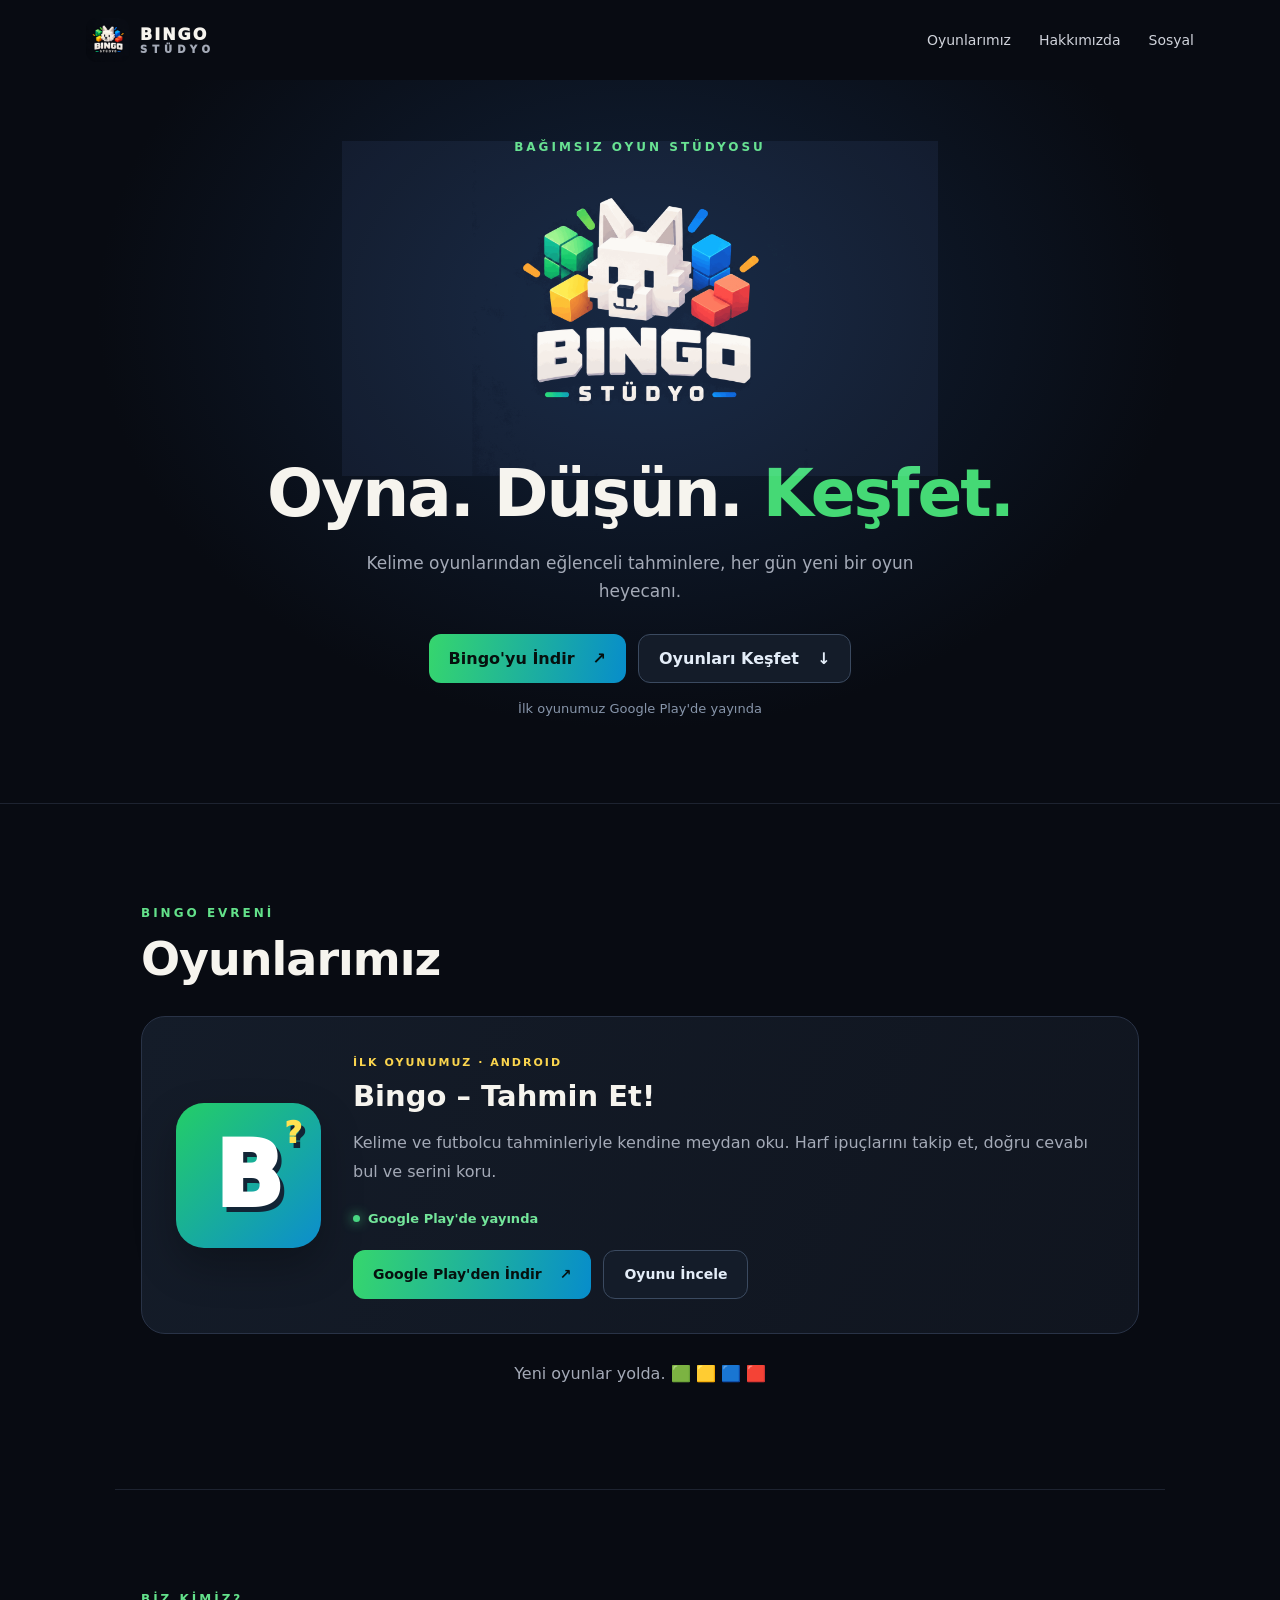
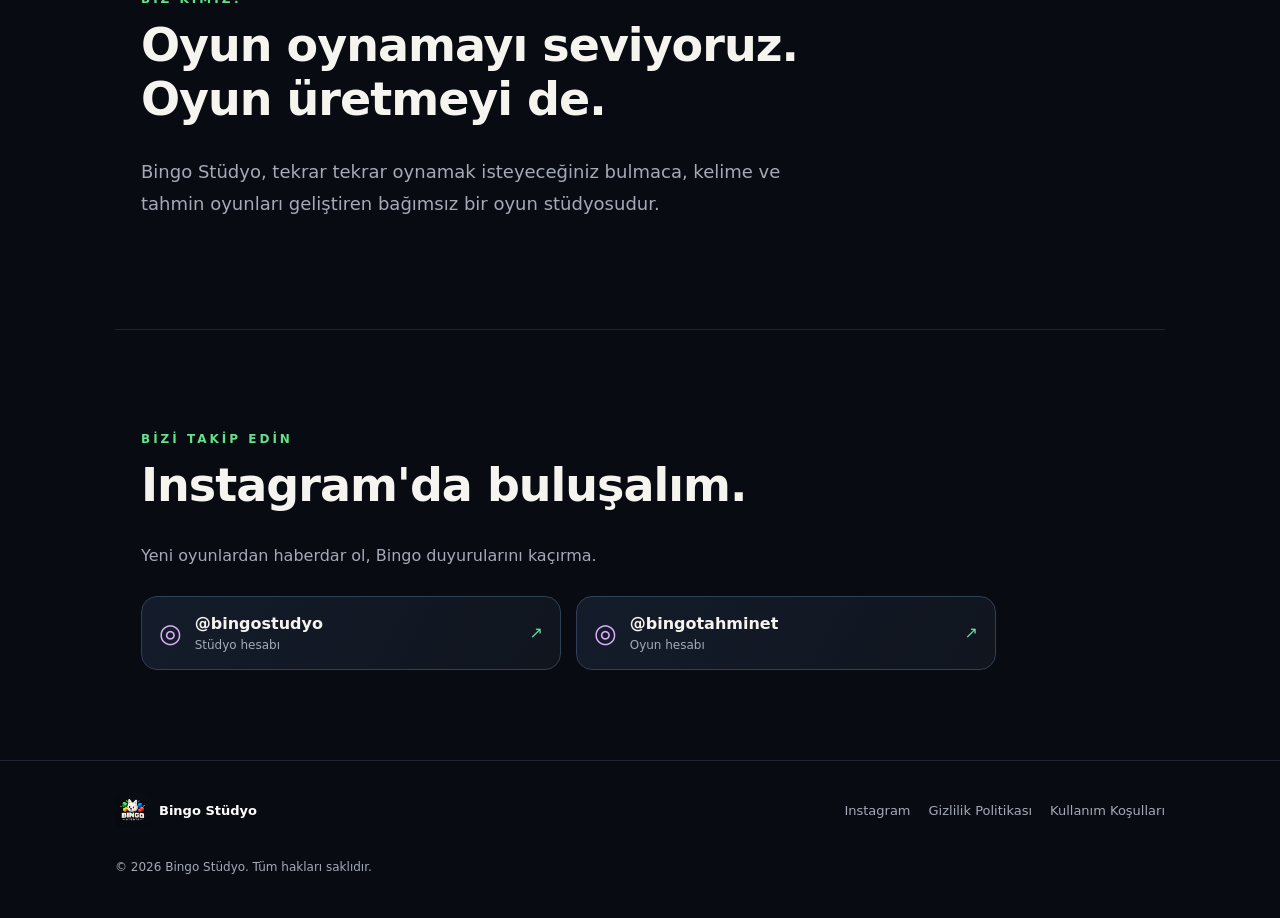
<file: index.html>
<!doctype html><html lang="tr"><head><meta charset="utf-8"><meta name="viewport" content="width=device-width,initial-scale=1"><meta name="theme-color" content="#080b12"><meta name="description" content="Bingo Stüdyo: kelime ve futbolcu tahmin oyunları. Bingo – Tahmin Et! Google Play'de."><meta property="og:title" content="Bingo Stüdyo | Oyna, Düşün, Keşfet"><meta property="og:description" content="Bingo – Tahmin Et! Google Play'de. Kelimeleri ve futbolcuları tahmin et!"><meta property="og:image" content="https://bingostudyo.github.io/banner.png"><title>Bingo Stüdyo | Oyna, Düşün, Keşfet</title><link rel="icon" href="logo.png"><link rel="stylesheet" href="style.css"></head><body><header class="nav"><a class="brand" href="./" aria-label="Bingo Stüdyo ana sayfa"><img src="logo.png" alt="Bingo Stüdyo logosu"><span>BINGO <small>STÜDYO</small></span></a><nav aria-label="Ana menü"><a href="#oyunlar">Oyunlarımız</a><a href="#hakkimizda">Hakkımızda</a><a href="#sosyal">Sosyal</a></nav></header><main><section class="hero"><div class="glow"></div><div class="hero-inner"><p class="eyebrow">BAĞIMSIZ OYUN STÜDYOSU</p><img class="hero-logo" src="banner.png" alt="Bingo Stüdyo, beyaz kurt maskotu ve renkli oyun blokları"><h1>Oyna. Düşün. <em>Keşfet.</em></h1><p class="lead">Kelime oyunlarından eğlenceli tahminlere, her gün yeni bir oyun heyecanı.</p><div class="hero-actions"><a class="cta" href="indir/">Bingo'yu İndir <span aria-hidden="true">↗</span></a><a class="outline" href="#oyunlar">Oyunları Keşfet <span aria-hidden="true">↓</span></a></div><p class="hero-note">İlk oyunumuz Google Play'de yayında</p></div></section><section id="oyunlar" class="section"><p class="eyebrow">BINGO EVRENİ</p><h2>Oyunlarımız</h2><article class="game"><div class="game-icon" aria-hidden="true">B<span>?</span></div><div class="game-copy"><span class="tag">İLK OYUNUMUZ · ANDROID</span><h3>Bingo – Tahmin Et!</h3><p>Kelime ve futbolcu tahminleriyle kendine meydan oku. Harf ipuçlarını takip et, doğru cevabı bul ve serini koru.</p><span class="status"><span class="status-dot"></span> Google Play'de yayında</span><div class="game-actions"><a class="cta" href="indir/">Google Play'den İndir <span aria-hidden="true">↗</span></a><a class="outline small" href="bingo-tahmin-et.html">Oyunu İncele</a></div></div></article><p class="soon">Yeni oyunlar yolda. 🟩 🟨 🟦 🟥</p></section><section id="hakkimizda" class="section about"><p class="eyebrow">BİZ KİMİZ?</p><h2>Oyun oynamayı seviyoruz.<br>Oyun üretmeyi de.</h2><p>Bingo Stüdyo, tekrar tekrar oynamak isteyeceğiniz bulmaca, kelime ve tahmin oyunları geliştiren bağımsız bir oyun stüdyosudur.</p></section><section id="sosyal" class="section social"><p class="eyebrow">BİZİ TAKİP EDİN</p><h2>Instagram'da buluşalım.</h2><p>Yeni oyunlardan haberdar ol, Bingo duyurularını kaçırma.</p><div class="social-links"><a href="https://www.instagram.com/bingostudyo/" target="_blank" rel="noopener noreferrer"><span class="social-icon">◎</span><span><strong>@bingostudyo</strong><small>Stüdyo hesabı</small></span><span aria-hidden="true">↗</span></a><a href="https://www.instagram.com/bingotahminet/" target="_blank" rel="noopener noreferrer"><span class="social-icon">◎</span><span><strong>@bingotahminet</strong><small>Oyun hesabı</small></span><span aria-hidden="true">↗</span></a></div></section></main><footer><div class="footer-brand"><img src="logo.png" alt=""><span>Bingo Stüdyo</span></div><div class="footer-links"><a href="https://www.instagram.com/bingostudyo/" target="_blank" rel="noopener noreferrer">Instagram</a><a href="privacy.html">Gizlilik Politikası</a><a href="terms.html">Kullanım Koşulları</a></div><p>© 2026 Bingo Stüdyo. Tüm hakları saklıdır.</p></footer></body></html>
</file>
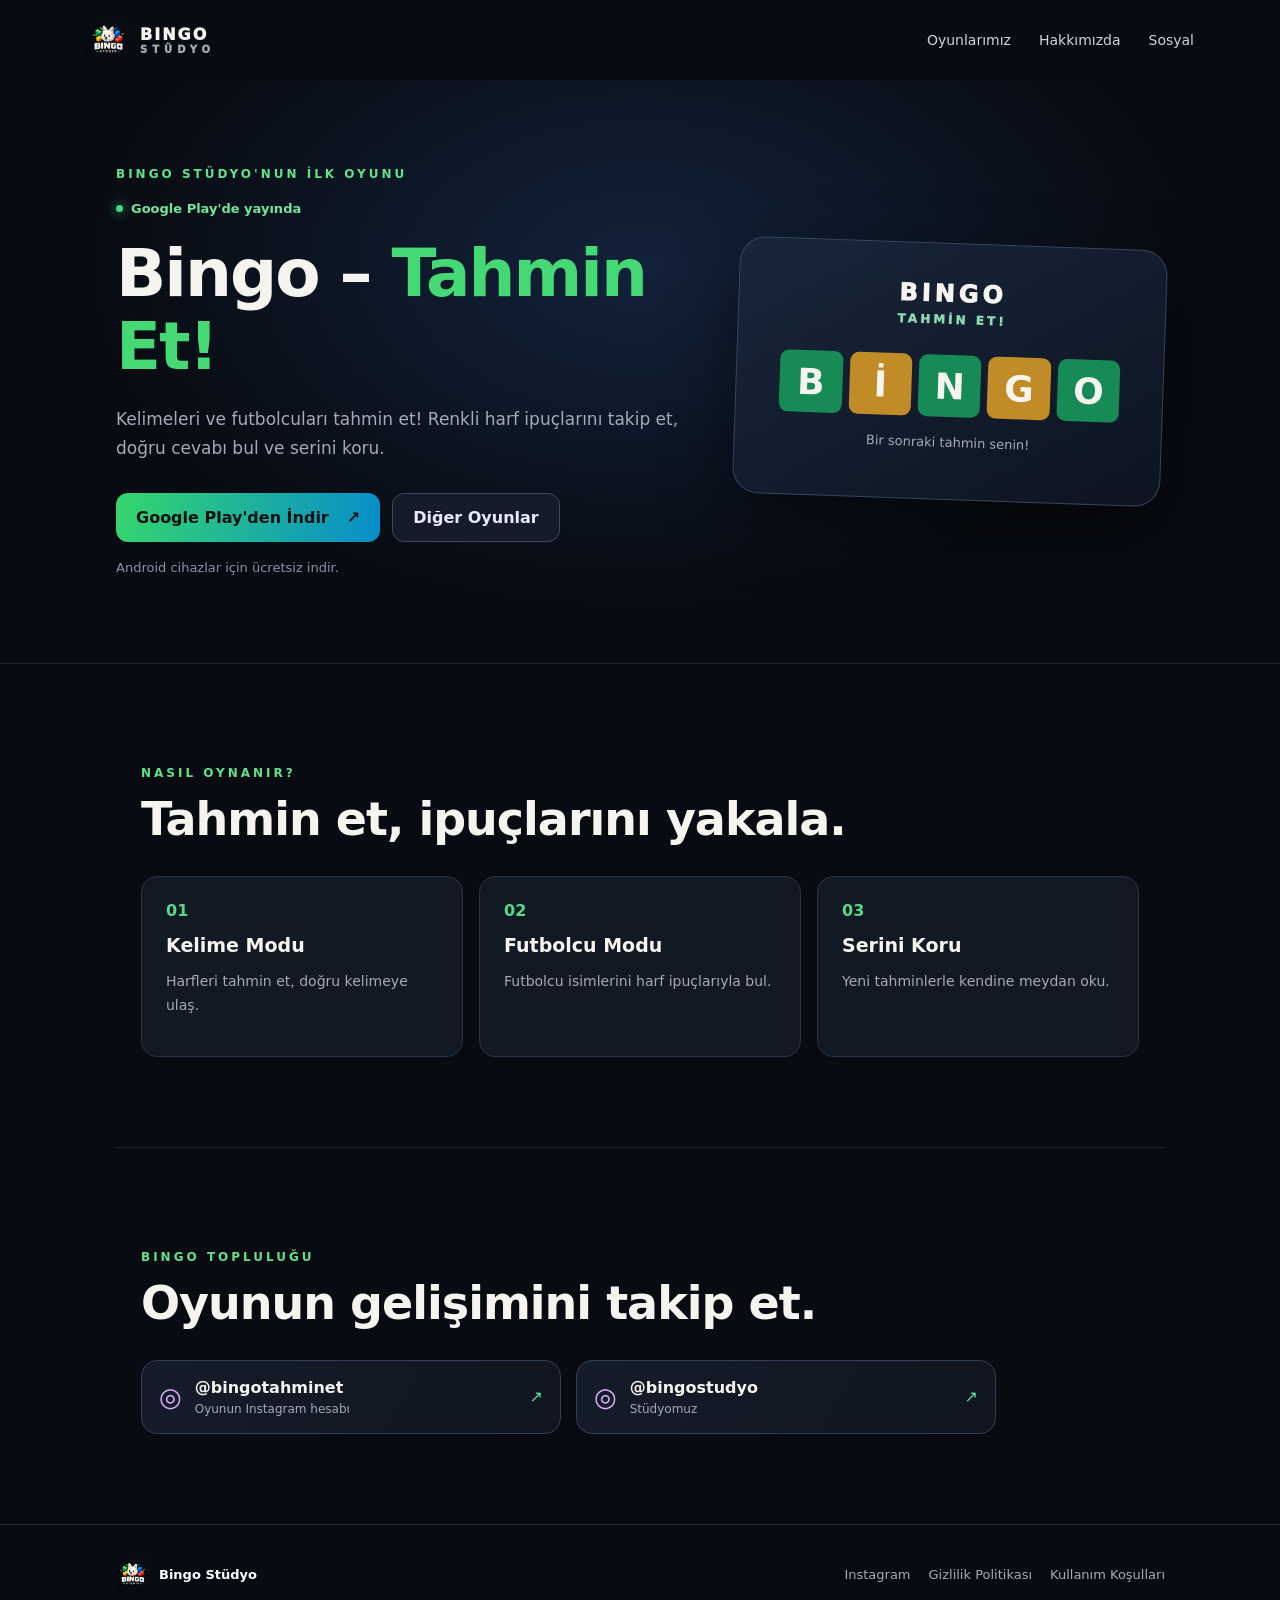
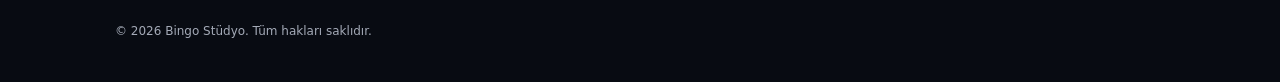
<file: bingo-tahmin-et.html>
<!doctype html><html lang="tr"><head><meta charset="utf-8"><meta name="viewport" content="width=device-width,initial-scale=1"><meta name="theme-color" content="#080b12"><meta name="description" content="Bingo – Tahmin Et! Kelime ve futbolcu tahmin oyunu. Google Play’den indir."><meta property="og:title" content="Bingo – Tahmin Et! | Bingo Stüdyo"><meta property="og:description" content="Bingo – Tahmin Et! Google Play'de. Kelimeleri ve futbolcuları tahmin et!"><meta property="og:image" content="https://bingostudyo.github.io/banner.png"><title>Bingo – Tahmin Et! | Bingo Stüdyo</title><link rel="icon" href="logo.png"><link rel="stylesheet" href="style.css"></head><body><header class="nav"><a class="brand" href="./" aria-label="Bingo Stüdyo ana sayfa"><img src="logo.png" alt="Bingo Stüdyo logosu"><span>BINGO <small>STÜDYO</small></span></a><nav aria-label="Ana menü"><a href="./#oyunlar">Oyunlarımız</a><a href="./#hakkimizda">Hakkımızda</a><a href="./#sosyal">Sosyal</a></nav></header><main><section class="detail-hero"><div class="glow"></div><div class="detail-inner"><div class="detail-copy"><p class="eyebrow">BINGO STÜDYO'NUN İLK OYUNU</p><span class="status"><span class="status-dot"></span> Google Play'de yayında</span><h1>Bingo – <em>Tahmin Et!</em></h1><p class="lead">Kelimeleri ve futbolcuları tahmin et! Renkli harf ipuçlarını takip et, doğru cevabı bul ve serini koru.</p><div class="hero-actions"><a class="cta" href="indir/">Google Play'den İndir <span aria-hidden="true">↗</span></a><a class="outline" href="./#oyunlar">Diğer Oyunlar</a></div><p class="detail-note">Android cihazlar için ücretsiz indir.</p></div><div class="preview" aria-label="Bingo kelime tahmin kutuları"><div class="preview-head">BINGO <span>TAHMİN ET!</span></div><div class="preview-grid"><span class="correct">B</span><span class="present">İ</span><span class="correct">N</span><span class="present">G</span><span class="correct">O</span></div><p>Bir sonraki tahmin senin!</p></div></div></section><section class="section feature-section"><p class="eyebrow">NASIL OYNANIR?</p><h2>Tahmin et, ipuçlarını yakala.</h2><div class="features"><article><span>01</span><h3>Kelime Modu</h3><p>Harfleri tahmin et, doğru kelimeye ulaş.</p></article><article><span>02</span><h3>Futbolcu Modu</h3><p>Futbolcu isimlerini harf ipuçlarıyla bul.</p></article><article><span>03</span><h3>Serini Koru</h3><p>Yeni tahminlerle kendine meydan oku.</p></article></div></section><section class="section social"><p class="eyebrow">BINGO TOPLULUĞU</p><h2>Oyunun gelişimini takip et.</h2><div class="social-links"><a href="https://www.instagram.com/bingotahminet/" target="_blank" rel="noopener noreferrer"><span class="social-icon">◎</span><span><strong>@bingotahminet</strong><small>Oyunun Instagram hesabı</small></span><span aria-hidden="true">↗</span></a><a href="https://www.instagram.com/bingostudyo/" target="_blank" rel="noopener noreferrer"><span class="social-icon">◎</span><span><strong>@bingostudyo</strong><small>Stüdyomuz</small></span><span aria-hidden="true">↗</span></a></div></section></main><footer><div class="footer-brand"><img src="logo.png" alt=""><span>Bingo Stüdyo</span></div><div class="footer-links"><a href="https://www.instagram.com/bingostudyo/" target="_blank" rel="noopener noreferrer">Instagram</a><a href="privacy.html">Gizlilik Politikası</a><a href="terms.html">Kullanım Koşulları</a></div><p>© 2026 Bingo Stüdyo. Tüm hakları saklıdır.</p></footer></body></html>
</file>
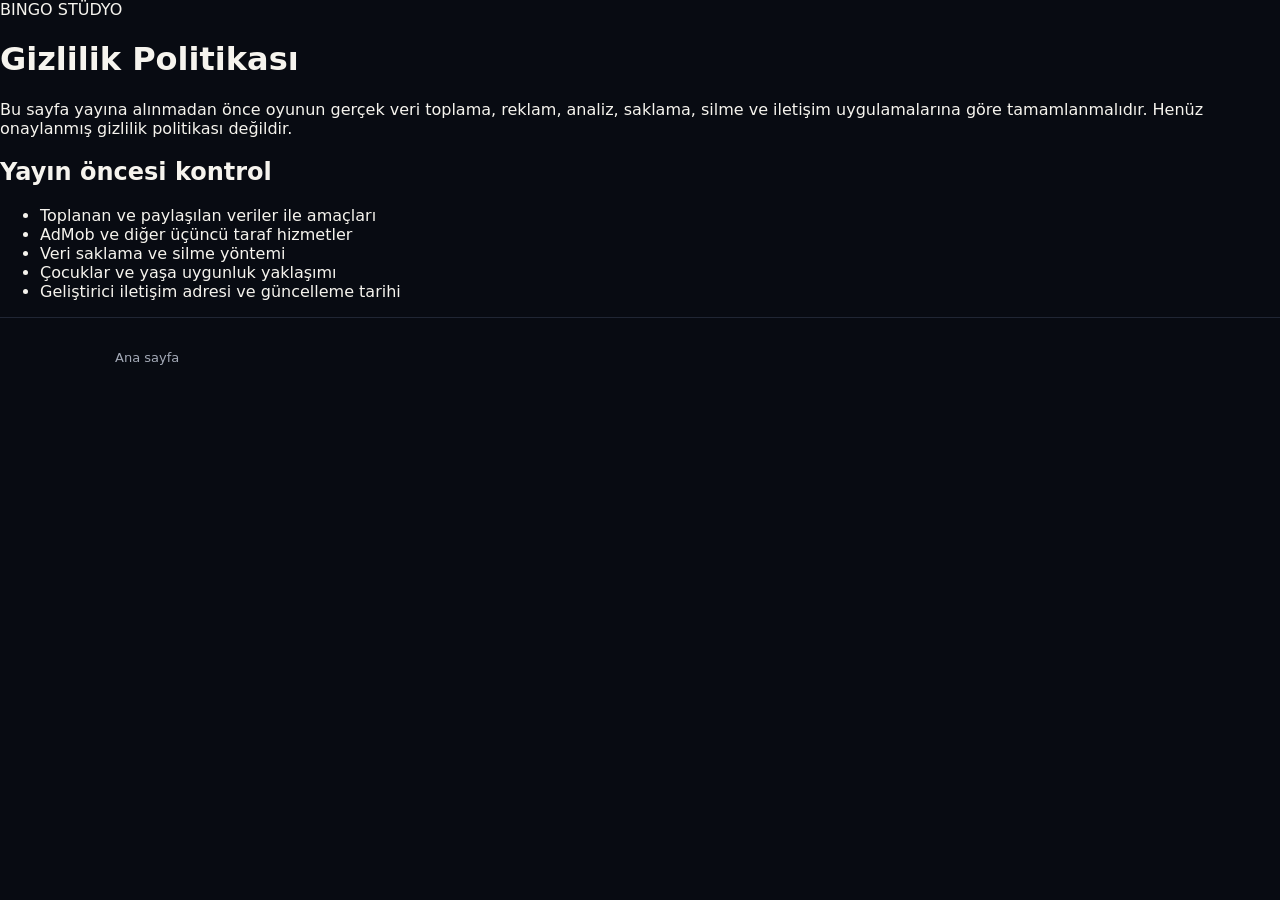
<file: privacy.html>
<!doctype html><html lang="tr"><head><meta charset="utf-8"><meta name="viewport" content="width=device-width,initial-scale=1"><title>Gizlilik Politikası | Bingo Stüdyo</title><link rel="stylesheet" href="style.css"></head><body><header><a class="logo" href="index.html">BINGO <span>STÜDYO</span></a></header><main><h1>Gizlilik Politikası</h1><p>Bu sayfa yayına alınmadan önce oyunun gerçek veri toplama, reklam, analiz, saklama, silme ve iletişim uygulamalarına göre tamamlanmalıdır. Henüz onaylanmış gizlilik politikası değildir.</p><section class="panel"><h2>Yayın öncesi kontrol</h2><ul><li>Toplanan ve paylaşılan veriler ile amaçları</li><li>AdMob ve diğer üçüncü taraf hizmetler</li><li>Veri saklama ve silme yöntemi</li><li>Çocuklar ve yaşa uygunluk yaklaşımı</li><li>Geliştirici iletişim adresi ve güncelleme tarihi</li></ul></section></main><footer><a href="index.html">Ana sayfa</a></footer></body></html>
</file>
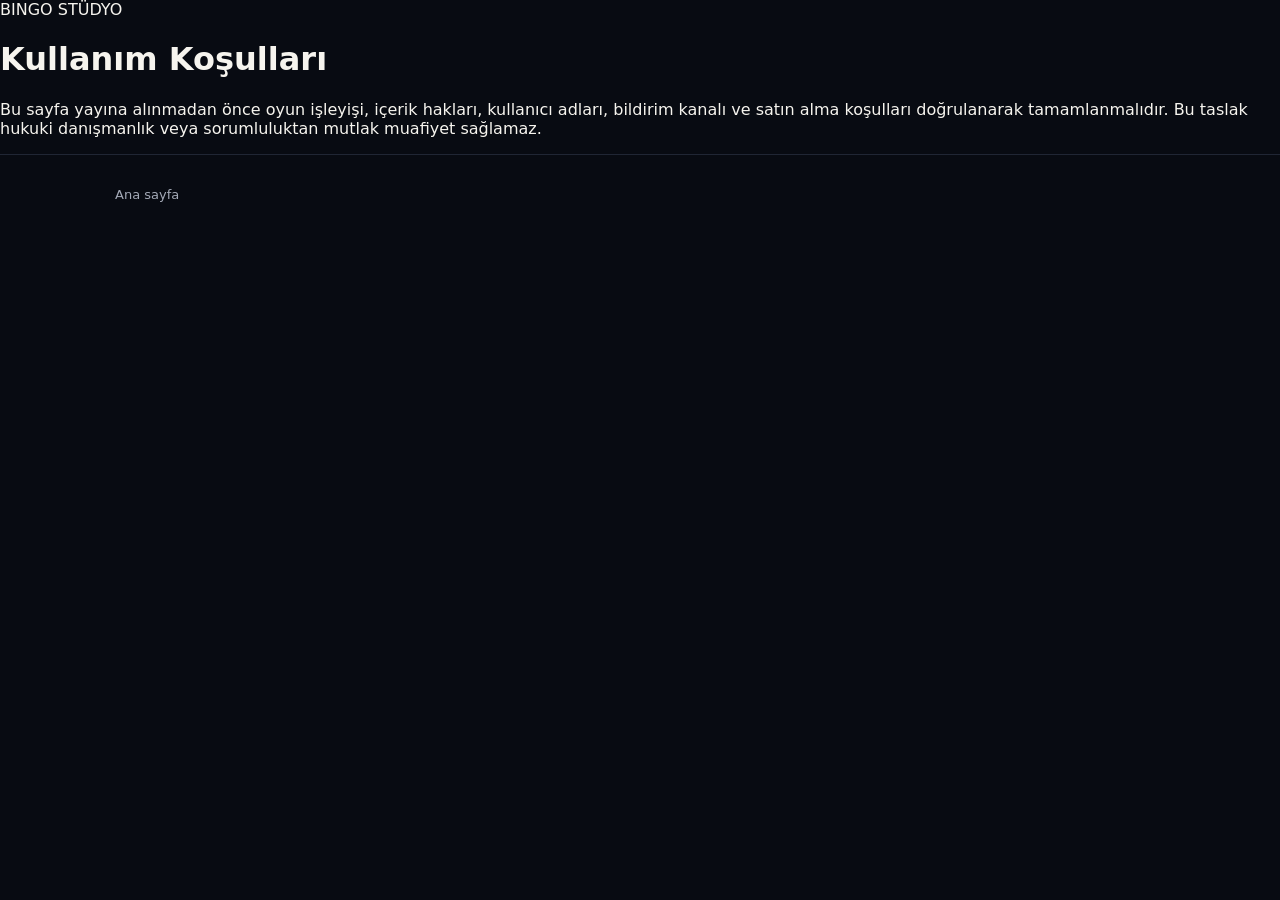
<file: terms.html>
<!doctype html><html lang="tr"><head><meta charset="utf-8"><meta name="viewport" content="width=device-width,initial-scale=1"><title>Kullanım Koşulları | Bingo Stüdyo</title><link rel="stylesheet" href="style.css"></head><body><header><a class="logo" href="index.html">BINGO <span>STÜDYO</span></a></header><main><h1>Kullanım Koşulları</h1><p>Bu sayfa yayına alınmadan önce oyun işleyişi, içerik hakları, kullanıcı adları, bildirim kanalı ve satın alma koşulları doğrulanarak tamamlanmalıdır. Bu taslak hukuki danışmanlık veya sorumluluktan mutlak muafiyet sağlamaz.</p></main><footer><a href="index.html">Ana sayfa</a></footer></body></html>
</file>
<file: style.css>
:root{color-scheme:dark;--bg:#080b12;--panel:#121b29;--text:#f6f4ee;--muted:#a4aab7;--green:#34d66a;--border:#283348}*{box-sizing:border-box}html{scroll-behavior:smooth}body{margin:0;background:var(--bg);color:var(--text);font-family:Inter,system-ui,-apple-system,"Segoe UI",Arial,sans-serif}a{color:inherit;text-decoration:none}a:focus-visible{outline:3px solid #ffe06a;outline-offset:4px}button{font:inherit}.nav{height:80px;max-width:1160px;margin:auto;padding:0 26px;display:flex;align-items:center;justify-content:space-between;gap:15px}.brand{display:flex;align-items:center;gap:10px;font-weight:950;letter-spacing:2px;flex-shrink:0}.brand img{width:44px;height:44px;border-radius:11px}.brand small{display:block;font-size:10px;letter-spacing:5px;color:var(--muted)}nav{display:flex;gap:28px;color:#d0d3db;font-size:14px}nav a:hover,.footer-links a:hover{color:var(--green)}.hero{position:relative;overflow:hidden;min-height:665px;display:grid;place-items:center;text-align:center;border-bottom:1px solid #1d2330}.glow{position:absolute;inset:0;background:radial-gradient(ellipse at 50% 32%,#12223a 0%,transparent 60%);pointer-events:none}.hero-inner{position:relative;padding:48px 20px 74px}.eyebrow{font-size:12px;letter-spacing:3px;color:#63e18a;font-weight:800}.hero-logo{display:block;width:min(660px,94vw);height:335px;object-fit:contain;margin:-25px auto -18px;mix-blend-mode:screen}.hero h1,.detail-hero h1{font-size:clamp(38px,6vw,66px);letter-spacing:-2px;margin:0;line-height:1.1}.hero h1 em,.detail-hero h1 em{font-style:normal;color:#45d975}.lead{color:var(--muted);font-size:17px;line-height:1.7;max-width:580px;margin:18px auto 28px}.hero-actions{display:flex;align-items:center;justify-content:center;flex-wrap:wrap;gap:12px}.cta,.outline{display:inline-flex;align-items:center;justify-content:center;gap:18px;min-height:49px;padding:13px 20px;border-radius:12px;font-weight:850;transition:transform .2s,background .2s,filter .2s}.cta{background:linear-gradient(100deg,#36d66d,#078dcb);color:#06100e}.outline{border:1px solid #3b4a60;color:#e4edf8;background:#141c29}.cta:hover,.outline:hover{transform:translateY(-2px)}.cta:hover{filter:brightness(1.12)}.outline:hover{background:#1d2a3d}.hero-note,.detail-note{color:#8795aa;font-size:13px;margin-top:18px}.section{max-width:1050px;margin:0 auto;padding:90px 26px}.section h2{font-size:clamp(30px,4vw,46px);letter-spacing:-1px;margin:8px 0 30px}.game{display:flex;align-items:center;gap:32px;background:linear-gradient(115deg,#141c29,#10151f);border:1px solid #293347;border-radius:24px;padding:34px}.game-icon{flex:none;width:145px;height:145px;border-radius:28px;background:linear-gradient(135deg,#24ce67,#0c8dce);display:grid;place-items:center;font-size:90px;font-weight:1000;color:white;position:relative;text-shadow:4px 5px #122536;box-shadow:0 18px 40px #0004}.game-icon span{position:absolute;font-size:30px;right:19px;top:12px;color:#ffe251}.game-copy{min-width:0}.tag{font-size:11px;letter-spacing:2px;font-weight:900;color:#fbd54e}.game h3{font-size:29px;margin:9px 0}.game p,.about>p:last-child,.social>p:not(.eyebrow){color:var(--muted);line-height:1.8}.status{display:inline-flex;align-items:center;gap:8px;margin-top:8px;color:#73e59a;font-size:13px;font-weight:700}.status-dot{width:7px;height:7px;border-radius:50%;background:#49d883;box-shadow:0 0 12px #49d883}.game-actions{display:flex;align-items:center;flex-wrap:wrap;gap:12px;margin-top:24px}.game-actions .cta,.game-actions .outline{font-size:14px}.soon{color:var(--muted);text-align:center;margin-top:30px}.about,.social{border-top:1px solid #1d2330}.about>p:last-child{max-width:650px;font-size:18px}.social-links{display:flex;gap:15px;flex-wrap:wrap;margin-top:25px}.social-links a{display:flex;align-items:center;gap:13px;flex:1 1 260px;max-width:420px;padding:17px;border:1px solid #304056;border-radius:16px;background:linear-gradient(120deg,#141c2b,#10151e);transition:border-color .2s,transform .2s}.social-links a:hover{border-color:#50df8a;transform:translateY(-2px)}.social-links a>span:last-child{margin-left:auto;color:#64dba0}.social-links strong,.social-links small{display:block}.social-links small{font-size:12px;color:var(--muted);margin-top:5px}.social-icon{font-size:26px;color:#dcb0f9}footer{border-top:1px solid #202634;padding:32px max(26px,calc((100vw - 1050px)/2));display:flex;align-items:center;gap:20px;flex-wrap:wrap;color:var(--muted);font-size:13px}.footer-brand{display:flex;align-items:center;gap:9px;color:white;font-weight:800;margin-right:auto}.footer-brand img{width:35px;border-radius:8px}.footer-links{display:flex;gap:18px;flex-wrap:wrap}footer>p{width:100%;font-size:12px}.detail-hero{position:relative;overflow:hidden;border-bottom:1px solid #1d2330}.detail-inner{max-width:1100px;margin:auto;min-height:570px;padding:75px 26px;display:grid;grid-template-columns:1.15fr .85fr;align-items:center;gap:40px;position:relative}.detail-copy .lead{margin:22px 0 30px}.detail-copy .hero-actions{justify-content:flex-start}.detail-copy h1{margin-top:22px}.preview{background:linear-gradient(150deg,#18253a,#0d1420);border:1px solid #34465f;border-radius:26px;padding:36px 25px;text-align:center;box-shadow:0 25px 70px #0007;transform:rotate(2deg)}.preview-head{font-size:24px;font-weight:1000;letter-spacing:4px}.preview-head span{display:block;font-size:12px;letter-spacing:3px;color:#8ed8b3;margin-top:5px}.preview-grid{display:grid;grid-template-columns:repeat(5,1fr);gap:7px;margin:28px auto 18px;max-width:340px}.preview-grid span{aspect-ratio:1;display:grid;place-items:center;border-radius:9px;font-size:clamp(20px,3vw,36px);font-weight:900}.correct{background:#168b55}.present{background:#c18c27}.preview>p{font-size:13px;color:var(--muted)}.features{display:grid;grid-template-columns:repeat(3,1fr);gap:16px}.features article{border:1px solid var(--border);background:#111924;border-radius:16px;padding:24px}.features article>span{color:#58d988;font-weight:900}.features h3{font-size:19px;margin:14px 0}.features p{color:var(--muted);line-height:1.7;font-size:14px}@media(max-width:750px){.detail-inner{grid-template-columns:1fr;gap:15px;padding:65px 22px}.preview{max-width:470px;margin:10px auto 0;width:100%}.features{grid-template-columns:1fr}.hero-logo{height:280px}}@media(max-width:600px){.nav{height:68px;padding:0 16px}.brand{font-size:12px;letter-spacing:1px}.brand img{width:37px;height:37px}.brand small{font-size:9px;letter-spacing:3px}nav{gap:12px;font-size:11px}.hero{min-height:580px}.hero-logo{height:255px}.eyebrow{font-size:10px;letter-spacing:2px}.lead{font-size:15px}.section{padding:65px 20px}.game{padding:23px;display:block}.game-icon{width:105px;height:105px;font-size:70px;margin-bottom:22px}.game h3{font-size:25px}.game-actions>*{flex:1 1 auto}footer{padding:28px 20px}.social-links a{max-width:none}.detail-inner{padding:45px 20px}.detail-copy h1{font-size:42px}}@media(prefers-reduced-motion:reduce){html{scroll-behavior:auto}.cta,.outline,.social-links a{transition:none}}
</file>
